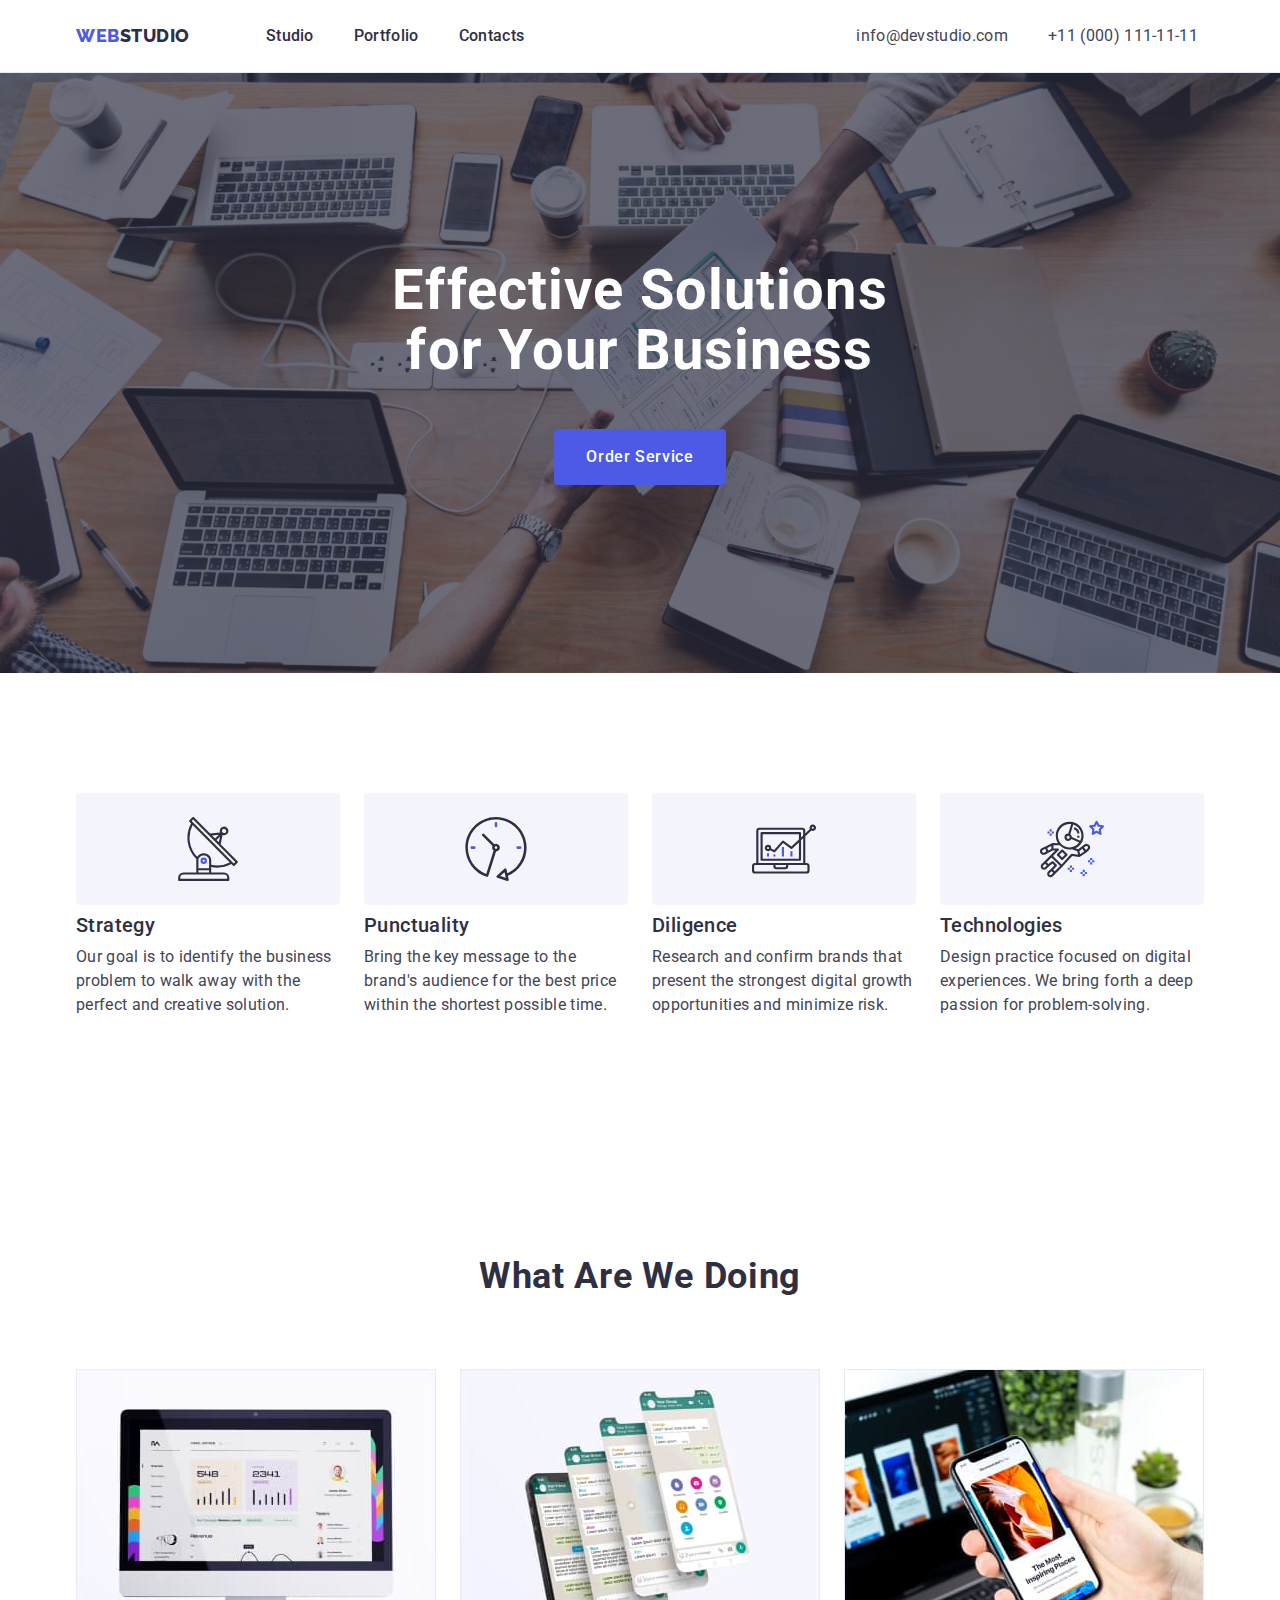
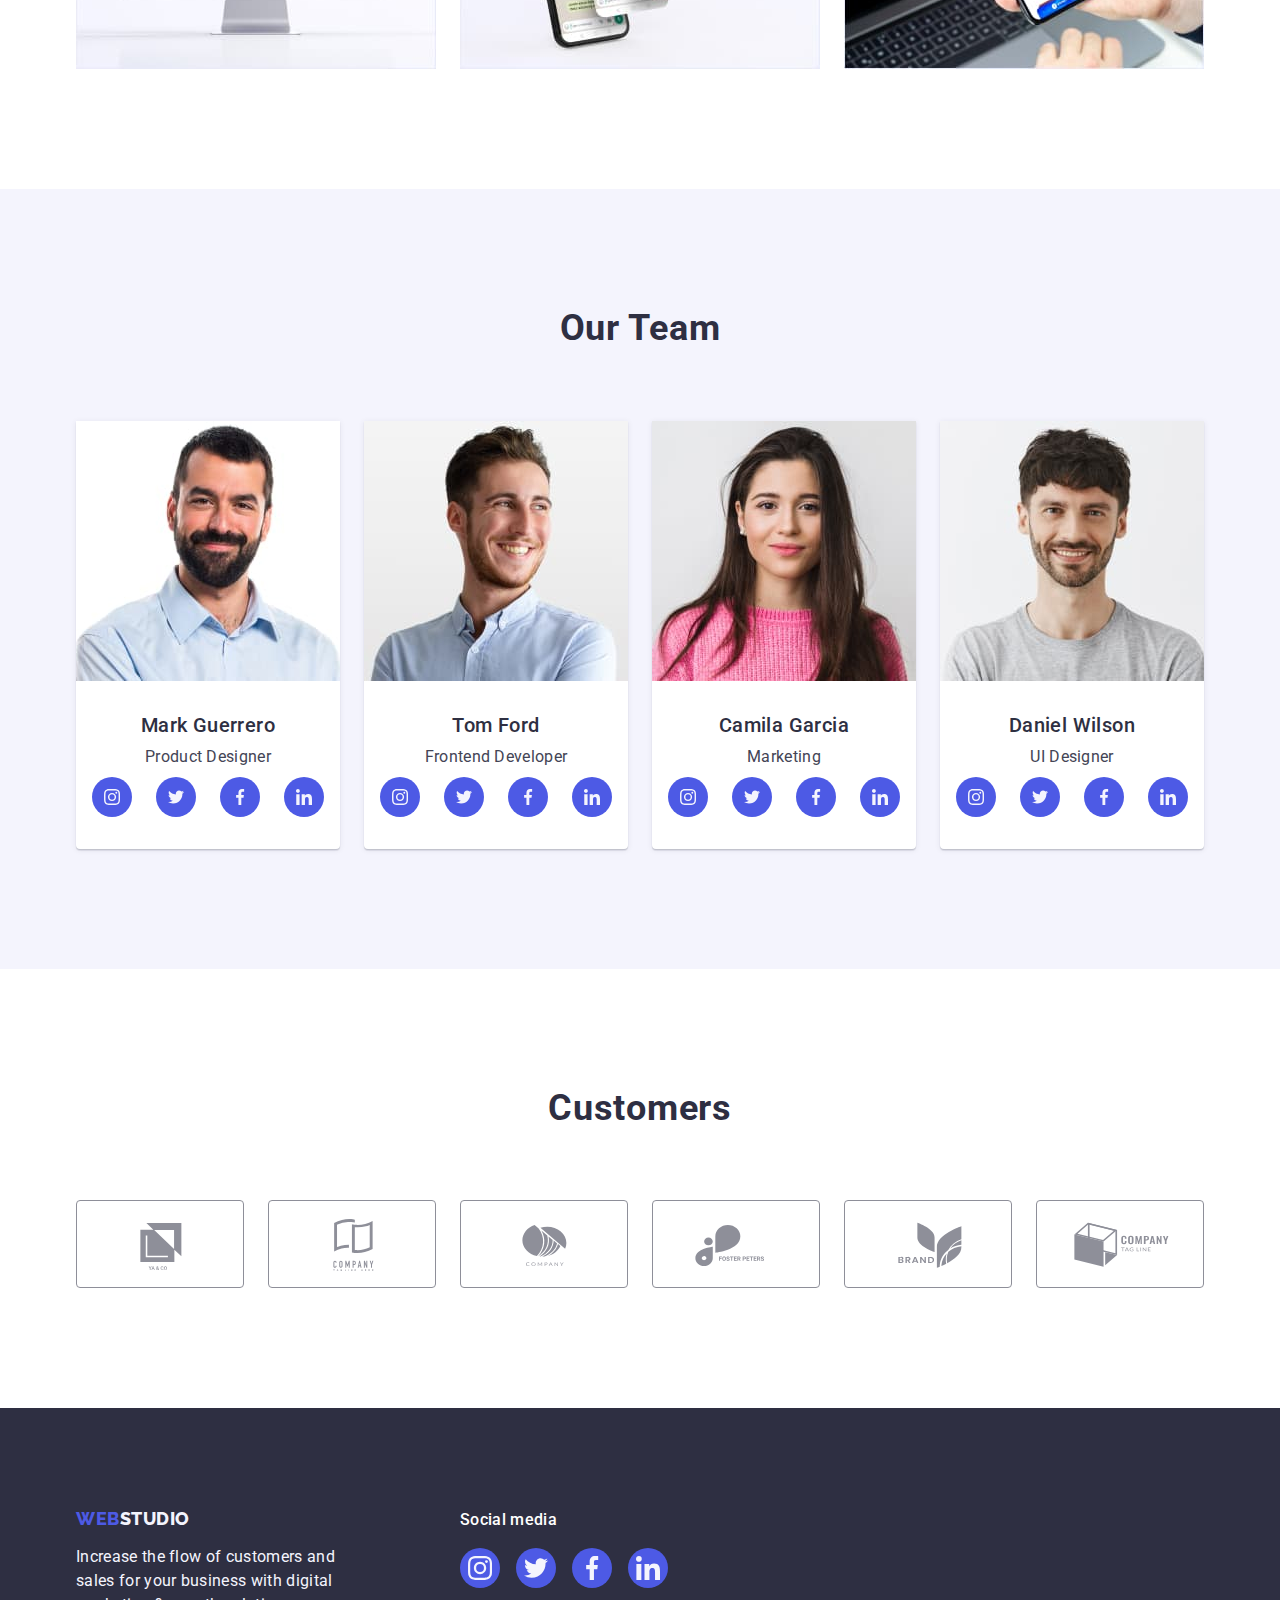
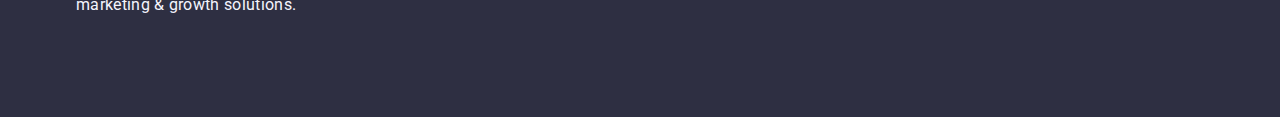
<file: index.html>
<!DOCTYPE html>
<html lang="en">
  <head>
    <meta charset="UTF-8" />
    <meta http-equiv="X-UA-Compatible" content="IE=edge" />
    <meta name="viewport" content="width=device-width, initial-scale=1.0" />
    <title>Effective Solutions</title>
    <!-- Fav icons -->
    <link
      rel="icon"
      type="image/png"
      sizes="32x32"
      href="./images/favicon/favicon.png"
    />
    <link
      rel="stylesheet"
      href="https://cdn.jsdelivr.net/npm/modern-normalize@1.1.0/modern-normalize.min.css"
    />

    <link rel="preconnect" href="https://fonts.googleapis.com" />
    <link rel="preconnect" href="https://fonts.gstatic.com" crossorigin />
    <link
      href="https://fonts.googleapis.com/css2?family=Raleway:wght@800&family=Roboto:wght@400;500;700&display=swap"
      rel="stylesheet"
    />
    <link rel="stylesheet" href="./css/styles.css" />
  </head>
  <body>
    <!-- Header section -->
    <header class="header">
      <div class="header-container container">
        <nav class="header-nav">
          <a class="header-logo link logo" href="./index.html"
            >Web<span class="header-logo-part">Studio</span></a
          >
          <ul class="header-nav-list list">
            <li class="header-nav-item">
              <a class="header-nav-link link" href="./index.html">Studio</a>
            </li>
            <li class="header-nav-item">
              <a class="header-nav-link link" href="./portfolio.html"
                >Portfolio</a
              >
            </li>
            <li class="header-nav-item">
              <a class="header-nav-link link" href="">Contacts</a>
            </li>
          </ul>
        </nav>
        <address class="header-contacts">
          <ul class="header-contacts-list list">
            <li class="header-conacts-item">
              <a
                class="header-conacts-link link"
                href="mailto:info@devstudio.com"
                >info@devstudio.com</a
              >
            </li>
            <li class="header-contacts-list">
              <a class="header-conacts-link link" href="tel:+110001111111"
                >+11 (000) 111-11-11</a
              >
            </li>
          </ul>
        </address>
      </div>
    </header>
    <!-- Main section -->
    <main>
      <!-- Hero section -->
      <section class="hero">
        <div class="container">
          <h1 class="hero-title">Effective Solutions for Your Business</h1>
          <button class="hero-button button" type="button">
            Order Service
          </button>
        </div>
      </section>
      <!-- Features section -->
      <section class="feature section section">
        <div class="container">
          <h2 class="visually-hidden">Features</h2>
          <ul class="feature-list list">
            <li class="feature-item">
              <div class="feature-container-icon">
                <svg class="feature-icon" width="64" height="64">
                  <use href="./images/icon.svg#antenna"></use>
                </svg>
              </div>
              <h3 class="feature-subtitle subtitle">Strategy</h3>
              <p class="feature-text">
                Our goal is to identify the business problem to walk away with
                the perfect and creative solution.
              </p>
            </li>
            <li class="feature-item">
              <div class="feature-container-icon">
                <svg class="feature-icon" width="64" height="64">
                  <use href="./images/icon.svg#clock"></use>
                </svg>
              </div>
              <h3 class="feature-subtitle subtitle">Punctuality</h3>
              <p class="feature-text">
                Bring the key message to the brand's audience for the best price
                within the shortest possible time.
              </p>
            </li>
            <li class="feature-item">
              <div class="feature-container-icon">
                <svg class="feature-icon" width="64" height="64">
                  <use href="./images/icon.svg#diagram"></use>
                </svg>
              </div>
              <h3 class="feature-subtitle subtitle">Diligence</h3>
              <p class="feature-text">
                Research and confirm brands that present the strongest digital
                growth opportunities and minimize risk.
              </p>
            </li>
            <li class="feature-item">
              <div class="feature-container-icon">
                <svg class="feature-icon" width="64" height="64">
                  <use href="./images/icon.svg#astronaut"></use>
                </svg>
              </div>
              <h3 class="feature-subtitle subtitle">Technologies</h3>
              <p class="feature-text">
                Design practice focused on digital experiences. We bring forth a
                deep passion for problem-solving.
              </p>
            </li>
          </ul>
        </div>
      </section>
      <!-- Action section -->
      <section class="action section section">
        <div class="container">
          <h2 class="action-title title">What are we doing</h2>
          <ul class="action-list list">
            <li class="action-item">
              <img
                src="./images/action/img-1.jpg"
                alt="James Oliver website content on the monitor"
                width="360"
                height="300"
              />
            </li>
            <li class="action-item">
              <img
                src="./images/action/img-2.jpg"
                alt="mobile phone is used for communication"
                width="360"
                height="300"
              />
            </li>
            <li class="action-item">
              <img
                src="./images/action/img-3.jpg"
                alt="View recommendations of the most inspiring places using your mobile phone"
                width="360"
                height="300"
              />
            </li>
          </ul>
        </div>
      </section>
      <!-- Our team section -->
      <section class="team section">
        <div class="container">
          <h2 class="team-title title">Our Team</h2>
          <ul class="team-list list">
            <li class="team-item">
              <img
                src="./images/our-team/img-mark.jpg"
                alt="A man with a short haircut and a beard"
                width="264"
                height="260"
              />
              <div class="team-person">
                <h3 class="team-subtitle subtitle">Mark Guerrero</h3>
                <p class="team-text">Product Designer</p>
                <ul class="team-list-networks list">
                  <li class="team-item-network">
                    <a
                      class="team-link-network"
                      href="https://instagram.com"
                      target="_blank"
                      rel="noopener noreferrer"
                      aria-label="instagram icon"
                    >
                      <svg class="team-icon-network" width="16" height="16">
                        <use href="./images/icon.svg#instagram"></use>
                      </svg>
                    </a>
                  </li>
                  <li class="team-item-network">
                    <a
                      class="team-link-network"
                      href="https://twitter.com"
                      target="_blank"
                      rel="noopener noreferrer"
                      aria-label="twitter icon"
                    >
                      <svg class="team-icon-network" width="16" height="16">
                        <use href="./images/icon.svg#twitter"></use>
                      </svg>
                    </a>
                  </li>
                  <li class="team-item-network">
                    <a
                      class="team-link-network"
                      href="https://facebook.com"
                      target="_blank"
                      rel="noopener noreferrer"
                      aria-label="facebook icon"
                    >
                      <svg class="team-icon-network" width="16" height="16">
                        <use href="./images/icon.svg#facebook"></use>
                      </svg>
                    </a>
                  </li>
                  <li class="team-item-network">
                    <a
                      class="team-link-network"
                      href="https://linkedin.com"
                      target="_blank"
                      rel="noopener noreferrer"
                      aria-label="linkedin icon"
                    >
                      <svg class="team-icon-network" width="16" height="16">
                        <use href="./images/icon.svg#linkedin"></use>
                      </svg>
                    </a>
                  </li>
                </ul>
              </div>
            </li>
            <li class="team-item">
              <img
                src="./images/our-team/img-tom.jpg"
                alt="Smiling guy"
                width="264"
                height="260"
              />
              <div class="team-person">
                <h3 class="team-subtitle subtitle">Tom Ford</h3>
                <p class="team-text">Frontend Developer</p>
                <ul class="team-list-networks list">
                  <li class="team-item-network">
                    <a
                      class="team-link-network"
                      href="https://instagram.com"
                      target="_blank"
                      rel="noopener noreferrer"
                      aria-label="instagram icon"
                    >
                      <svg class="team-icon-network" width="16px" height="16px">
                        <use href="./images/icon.svg#instagram"></use>
                      </svg>
                    </a>
                  </li>
                  <li class="team-item-network">
                    <a
                      class="team-link-network"
                      href="https://twitter.com"
                      target="_blank"
                      rel="noopener noreferrer"
                      aria-label="twitter icon"
                    >
                      <svg class="team-icon-network" width="16px" height="16px">
                        <use href="./images/icon.svg#twitter"></use>
                      </svg>
                    </a>
                  </li>
                  <li class="team-item-network">
                    <a
                      class="team-link-network"
                      href="https://facebook.com"
                      target="_blank"
                      rel="noopener noreferrer"
                      aria-label="facebook icon"
                    >
                      <svg class="team-icon-network" width="16px" height="16px">
                        <use href="./images/icon.svg#facebook"></use>
                      </svg>
                    </a>
                  </li>
                  <li class="team-item-network">
                    <a
                      class="team-link-network"
                      href="https://linkedin.com"
                      target="_blank"
                      rel="noopener noreferrer"
                      aria-label="linkedin icon"
                    >
                      <svg class="team-icon-network" width="16px" height="16px">
                        <use href="./images/icon.svg#linkedin"></use>
                      </svg>
                    </a>
                  </li>
                </ul>
              </div>
            </li>
            <li class="team-item">
              <img
                src="./images/our-team/img-camila.jpg"
                alt="A girl with long dark hair"
                width="264"
                height="260"
              />
              <div class="team-person">
                <h3 class="team-subtitle subtitle">Camila Garcia</h3>
                <p class="team-text">Marketing</p>
                <ul class="team-list-networks list">
                  <li class="team-item-network">
                    <a
                      class="team-link-network"
                      href="https://instagram.com"
                      target="_blank"
                      rel="noopener noreferrer"
                      aria-label="instagram icon"
                    >
                      <svg class="team-icon-network" width="16px" height="16px">
                        <use href="./images/icon.svg#instagram"></use>
                      </svg>
                    </a>
                  </li>
                  <li class="team-item-network">
                    <a
                      class="team-link-network"
                      href="https://twitter.com"
                      target="_blank"
                      rel="noopener noreferrer"
                      aria-label="twitter icon"
                    >
                      <svg class="team-icon-network" width="16px" height="16px">
                        <use href="./images/icon.svg#twitter"></use>
                      </svg>
                    </a>
                  </li>
                  <li class="team-item-network">
                    <a
                      class="team-link-network"
                      href="https://facebook.com"
                      target="_blank"
                      rel="noopener noreferrer"
                      aria-label="facebook icon"
                    >
                      <svg class="team-icon-network" width="16px" height="16px">
                        <use href="./images/icon.svg#facebook"></use>
                      </svg>
                    </a>
                  </li>
                  <li class="team-item-network">
                    <a
                      class="team-link-network"
                      href="https://linkedin.com"
                      target="_blank"
                      rel="noopener noreferrer"
                      aria-label="linkedin icon"
                    >
                      <svg class="team-icon-network" width="16px" height="16px">
                        <use href="./images/icon.svg#linkedin"></use>
                      </svg>
                    </a>
                  </li>
                </ul>
              </div>
            </li>
            <li class="team-item">
              <img
                src="./images/our-team/img-daniel.jpg"
                alt="A guy in a gray T-shirt"
                width="264"
                height="260"
              />
              <div class="team-person">
                <h3 class="team-subtitle subtitle">Daniel Wilson</h3>
                <p class="team-text">UI Designer</p>
                <ul class="team-list-networks list">
                  <li class="team-item-network">
                    <a
                      class="team-link-network"
                      href="https://instagram.com"
                      target="_blank"
                      rel="noopener noreferrer"
                      aria-label="instagram icon"
                    >
                      <svg class="team-icon-network" width="16px" height="16px">
                        <use href="./images/icon.svg#instagram"></use>
                      </svg>
                    </a>
                  </li>
                  <li class="team-item-network">
                    <a
                      class="team-link-network"
                      href="https://twitter.com"
                      target="_blank"
                      rel="noopener noreferrer"
                      aria-label="twitter icon"
                    >
                      <svg class="team-icon-network" width="16px" height="16px">
                        <use href="./images/icon.svg#twitter"></use>
                      </svg>
                    </a>
                  </li>
                  <li class="team-item-network">
                    <a
                      class="team-link-network"
                      href="https://facebook.com"
                      target="_blank"
                      rel="noopener noreferrer"
                      aria-label="facebook icon"
                    >
                      <svg class="team-icon-network" width="16px" height="16px">
                        <use href="./images/icon.svg#facebook"></use>
                      </svg>
                    </a>
                  </li>
                  <li class="team-item-network">
                    <a
                      class="team-link-network"
                      href="https://linkedin.com"
                      target="_blank"
                      rel="noopener noreferrer"
                      aria-label="linkedin icon"
                    >
                      <svg class="team-icon-network" width="16px" height="16px">
                        <use href="./images/icon.svg#linkedin"></use>
                      </svg>
                    </a>
                  </li>
                </ul>
              </div>
            </li>
          </ul>
        </div>
      </section>
      <section class="customers section">
        <div class="container">
          <h2 class="customers-title title">Customers</h2>
          <ul class="customers-list list">
            <li class="customers-item">
              <a class="customers-link" href="" aria-label="YaCo-logo">
                <svg class="customers-icon" width="104" height="56">
                  <use href="./images/icon.svg#ya-co"></use>
                </svg>
              </a>
            </li>
            <li class="customers-item">
              <a class="customers-link" href="" aria-label="Tagline here logo">
                <svg class="customers-icon" width="104" height="56">
                  <use href="./images/icon.svg#tagline-here"></use>
                </svg>
              </a>
            </li>
            <li class="customers-item">
              <a class="customers-link" href="" aria-label="company-logo">
                <svg class="customers-icon" width="104" height="56">
                  <use href="./images/icon.svg#company"></use>
                </svg>
              </a>
            </li>
            <li class="customers-item">
              <a
                class="customers-link"
                href=""
                aria-label="foster pesters logo"
              >
                <svg class="customers-icon" width="104" height="56">
                  <use href="./images/icon.svg#foster-pesters"></use>
                </svg>
              </a>
            </li>
            <li class="customers-item">
              <a class="customers-link" href="" aria-label="Brand-logo">
                <svg class="customers-icon" width="104" height="56">
                  <use href="./images/icon.svg#brand"></use>
                </svg>
              </a>
            </li>
            <li class="customers-item">
              <a class="customers-link" href="" aria-label="Tag line logo">
                <svg class="customers-icon" width="104" height="56">
                  <use href="./images/icon.svg#tag-line"></use>
                </svg>
              </a>
            </li>
          </ul>
        </div>
      </section>
    </main>
    <!-- Footer section -->
    <footer class="footer">
      <div class="footer-container container">
        <div class="footer-logo-text">
          <a class="footer-logo link logo" href="./index.html"
            >Web<span class="footer-logo-part">Studio</span></a
          >
          <p class="footer-text">
            Increase the flow of customers and sales for your business with
            digital marketing &#38; growth solutions.
          </p>
        </div>
        <div class="footer-social">
          <p class="footer-social-text">Social media</p>
          <ul class="footer-list-networks list">
            <li class="footer-item-network">
              <a
                class="footer-link-network"
                href="https://instagram.com"
                target="_blank"
                rel="noopener noreferrer"
                aria-label="instagram icon"
              >
                <svg class="footer-icon-network" width="24" height="24">
                  <use href="./images/icon.svg#instagram"></use>
                </svg>
              </a>
            </li>
            <li class="footer-item-network">
              <a
                class="footer-link-network"
                href="https://twitter.com"
                target="_blank"
                rel="noopener noreferrer"
                aria-label="twitter icon"
              >
                <svg class="footer-icon-network" width="24" height="24">
                  <use href="./images/icon.svg#twitter"></use>
                </svg>
              </a>
            </li>
            <li class="footer-item-network">
              <a
                class="footer-link-network"
                href="https://facebook.com"
                target="_blank"
                rel="noopener noreferrer"
                aria-label="facebook icon"
              >
                <svg class="footer-icon-network" width="24" height="24">
                  <use href="./images/icon.svg#facebook"></use>
                </svg>
              </a>
            </li>
            <li class="footer-item-network">
              <a
                class="footer-link-network"
                href="https://linkedin.com"
                target="_blank"
                rel="noopener noreferrer"
                aria-label="linkedin icon"
              >
                <svg class="footer-icon-network" width="24" height="24">
                  <use href="./images/icon.svg#linkedin"></use>
                </svg>
              </a>
            </li>
          </ul>
        </div>
      </div>
    </footer>
  </body>
</html>
</file>
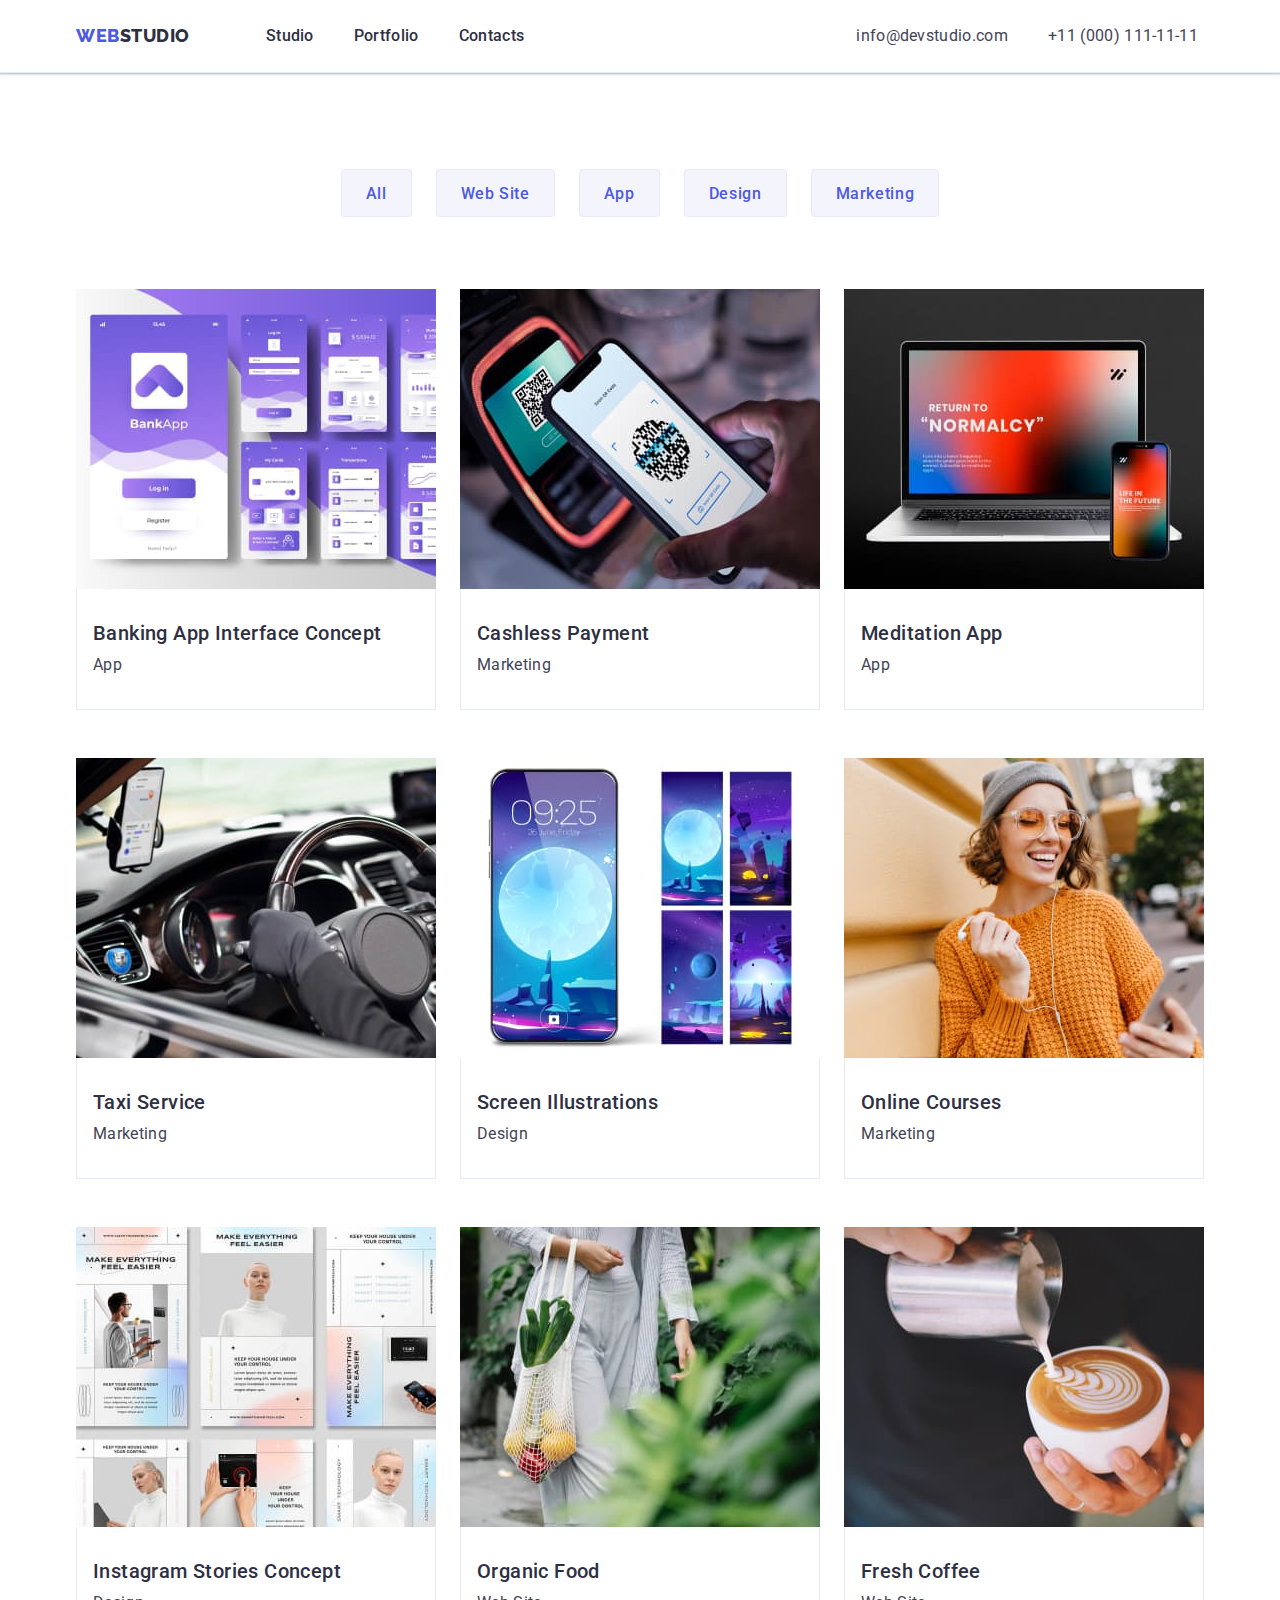
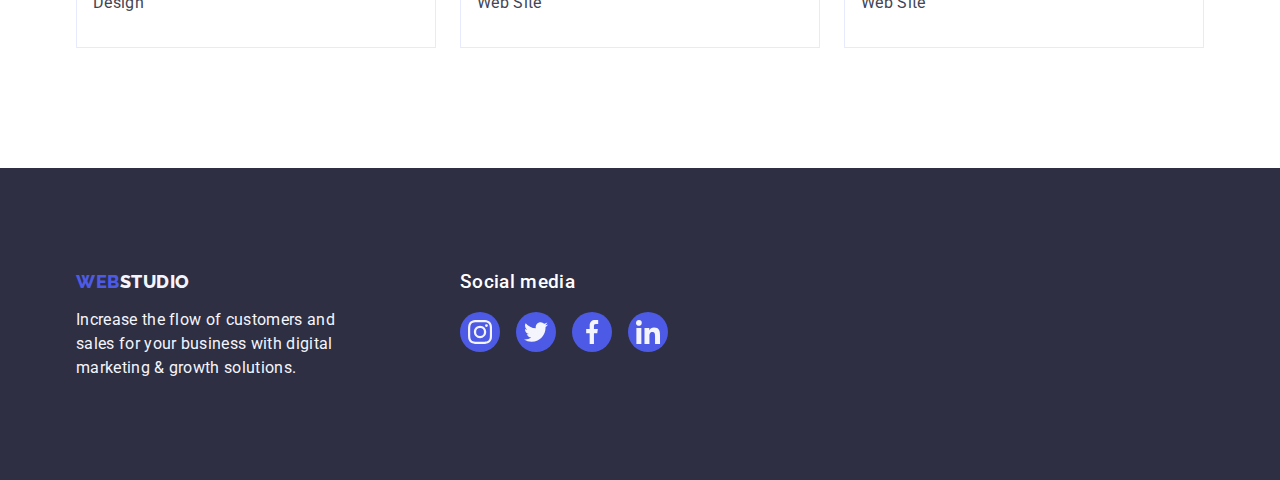
<file: portfolio.html>
<!DOCTYPE html>
<html lang="en">
  <head>
    <meta charset="UTF-8" />
    <meta http-equiv="X-UA-Compatible" content="IE=edge" />
    <meta name="viewport" content="width=device-width, initial-scale=1.0" />
    <title>Effective Solutions</title>
    <!-- Fav icons -->
    <link
      rel="icon"
      type="image/png"
      sizes="32x32"
      href="./images/favicon/favicon.png"
    />
    <link
      rel="stylesheet"
      href="https://cdn.jsdelivr.net/npm/modern-normalize@1.1.0/modern-normalize.min.css"
    />
    <link rel="preconnect" href="https://fonts.googleapis.com" />
    <link rel="preconnect" href="https://fonts.gstatic.com" crossorigin />
    <link
      href="https://fonts.googleapis.com/css2?family=Raleway:wght@800&family=Roboto:wght@400;500;700&display=swap"
      rel="stylesheet"
    />
    <link rel="stylesheet" href="./css/styles.css" />
  </head>
  <body>
    <!-- Header section -->
    <header class="header">
      <div class="header-container container">
        <nav class="header-nav">
          <a class="header-logo link logo" href="./index.html"
            >Web<span class="header-logo-part">Studio</span></a
          >
          <ul class="header-nav-list list">
            <li class="header-nav-item">
              <a class="header-nav-link link" href="./index.html">Studio</a>
            </li>
            <li class="header-nav-item">
              <a class="header-nav-link link" href="./portfolio.html"
                >Portfolio</a
              >
            </li>
            <li class="header-nav-item">
              <a class="header-nav-link link" href="">Contacts</a>
            </li>
          </ul>
        </nav>
        <address class="header-contacts">
          <ul class="header-contacts-list list">
            <li class="header-conacts-item">
              <a
                class="header-conacts-link link"
                href="mailto:info@devstudio.com"
                >info@devstudio.com</a
              >
            </li>
            <li class="header-contacts-list">
              <a class="header-conacts-link link" href="tel:+110001111111"
                >+11 (000) 111-11-11</a
              >
            </li>
          </ul>
        </address>
      </div>
    </header>
    <main>
      <!-- Potfolio -->
      <section class="portfolio section">
        <div class="container">
          <h1 class="visually-hidden">Portfolio</h1>
          <ul class="portfolio-buttons-list list">
            <li class="portfolio-buttons-item">
              <button class="portfolio-button button" type="button">All</button>
            </li>
            <li class="portfolio-buttons-item">
              <button class="portfolio-button button" type="button">
                Web Site
              </button>
            </li>
            <li class="portfolio-buttons-item">
              <button class="portfolio-button button" type="button">App</button>
            </li>
            <li class="portfolio-buttons-item">
              <button class="portfolio-button button" type="button">
                Design
              </button>
            </li>
            <li class="portfolio-buttons-item">
              <button class="portfolio-button button" type="button">
                Marketing
              </button>
            </li>
          </ul>
          <ul class="portfolio-list list">
            <li class="portfolio-item">
              <a class="portfolio-link link" href="">
                <img
                  src="./images/portfolio/img-1.jpg"
                  alt="Banking App Interface Concept"
                  width="360"
                  height="300"
                />
                <div class="portfolio-subtitle-text">
                  <h2 class="portfolio-subtitle subtitle">
                    Banking App Interface Concept
                  </h2>
                  <p class="portfolio-text">App</p>
                </div>
              </a>
            </li>
            <li class="portfolio-item">
              <a class="portfolio-link link" href="">
                <img
                  src="./images/portfolio/img-2.jpg"
                  alt="Cashless payment using a mobile phone"
                  width="360"
                  height="300"
                />
                <div class="portfolio-subtitle-text">
                  <h2 class="portfolio-subtitle subtitle">Cashless Payment</h2>
                  <p class="portfolio-text">Marketing</p>
                </div>
              </a>
            </li>
            <li class="portfolio-item">
              <a class="portfolio-link link" href="">
                <img
                  src="./images/portfolio/img-3.jpg"
                  alt="An application for meditation on a laptop"
                  width="360"
                  height="300"
                />
                <div class="portfolio-subtitle-text">
                  <h2 class="portfolio-subtitle subtitle">Meditation App</h2>
                  <p class="portfolio-text">App</p>
                </div>
              </a>
            </li>
            <li class="portfolio-item">
              <a class="portfolio-link link" href="">
                <img
                  src="./images/portfolio/img-4.jpg"
                  alt="Taxi Service"
                  width="360"
                  height="300"
                />
                <div class="portfolio-subtitle-text">
                  <h2 class="portfolio-subtitle subtitle">Taxi Service</h2>
                  <p class="portfolio-text">Marketing</p>
                </div>
              </a>
            </li>
            <li class="portfolio-item">
              <a class="portfolio-link link" href="">
                <img
                  src="./images/portfolio/img-5.jpg"
                  alt="Screen illustrations on a mobile phone"
                  width="360"
                  height="300"
                />
                <div class="portfolio-subtitle-text">
                  <h2 class="portfolio-subtitle subtitle">
                    Screen Illustrations
                  </h2>
                  <p class="portfolio-text">Design</p>
                </div>
              </a>
            </li>
            <li class="portfolio-item">
              <a class="portfolio-link link" href="">
                <img
                  src="./images/portfolio/img-6.jpg"
                  alt="A young girl listens to online courses"
                  width="360"
                  height="300"
                />
                <div class="portfolio-subtitle-text">
                  <h2 class="portfolio-subtitle subtitle">Online Courses</h2>
                  <p class="portfolio-text">Marketing</p>
                </div>
              </a>
            </li>
            <li class="portfolio-item">
              <a class="portfolio-link link" href="">
                <img
                  src="./images/portfolio/img-7.jpg"
                  alt="Instagram Stories Concept"
                  width="360"
                  height="300"
                />
                <div class="portfolio-subtitle-text">
                  <h2 class="portfolio-subtitle subtitle">
                    Instagram Stories Concept
                  </h2>
                  <p class="portfolio-text">Design</p>
                </div>
              </a>
            </li>
            <li class="portfolio-item">
              <a class="portfolio-link link" href="">
                <img
                  src="./images/portfolio/img-8.jpg"
                  alt="A woman carries organic food in a bag"
                  width="360"
                  height="300"
                />
                <div class="portfolio-subtitle-text">
                  <h2 class="portfolio-subtitle subtitle">Organic Food</h2>
                  <p class="portfolio-text">Web Site</p>
                </div>
              </a>
            </li>
            <li class="portfolio-item">
              <a class="portfolio-link link" href="">
                <img
                  src="./images/portfolio/img-9.jpg"
                  alt="The process of adding milk to coffee"
                  width="360"
                  height="300"
                />
                <div class="portfolio-subtitle-text">
                  <h2 class="portfolio-subtitle subtitle">Fresh Coffee</h2>
                  <p class="portfolio-text">Web Site</p>
                </div>
              </a>
            </li>
          </ul>
        </div>
      </section>
    </main>
    <!-- Foter section -->
    <footer class="footer">
      <div class="footer-container container">
        <div class="footer-logo-text">
          <a class="footer-logo link logo" href="./index.html"
            >Web<span class="footer-logo-part">Studio</span></a
          >
          <p class="footer-text">
            Increase the flow of customers and sales for your business with
            digital marketing &#38; growth solutions.
          </p>
        </div>
        <div class="footer-social">
          <h3 class="footer-social-text">Social media</h3>
          <ul class="footer-list-networks list">
            <li class="footer-item-network">
              <a
                class="footer-link-network"
                href="https://instagram.com"
                target="_blank"
                rel="noopener noreferrer"
                aria-label="instagram icon"
              >
                <svg class="footer-icon-network" width="24" height="24">
                  <use href="./images/icon.svg#instagram"></use>
                </svg>
              </a>
            </li>
            <li class="footer-item-network">
              <a
                class="footer-link-network"
                href="https://twitter.com"
                target="_blank"
                rel="noopener noreferrer"
                aria-label="twitter icon"
              >
                <svg class="footer-icon-network" width="24" height="24">
                  <use href="./images/icon.svg#twitter"></use>
                </svg>
              </a>
            </li>
            <li class="footer-item-network">
              <a
                class="footer-link-network"
                href="https://facebook.com"
                target="_blank"
                rel="noopener noreferrer"
                aria-label="facebook icon"
              >
                <svg class="footer-icon-network" width="24" height="24">
                  <use href="./images/icon.svg#facebook"></use>
                </svg>
              </a>
            </li>
            <li class="footer-item-network">
              <a
                class="footer-link-network"
                href="https://linkedin.com"
                target="_blank"
                rel="noopener noreferrer"
                aria-label="linkedin icon"
              >
                <svg class="footer-icon-network" width="24" height="24">
                  <use href="./images/icon.svg#linkedin"></use>
                </svg>
              </a>
            </li>
          </ul>
        </div>
      </div>
    </footer>
  </body>
</html>
</file>
<file: css/styles.css>
:root {
    /* Fonts */
    --primary-font: "Roboto", sans-serif;
    --second-font: "Raleway", sans-serif;

    --color-iris: #4d5ae5;
	--color-ocean: #404bbf;
	--color-navy-blue: #2e2f42;
	--color-green: #31d0aa;
	--color-slate: #434455;
	--color-light-slate: #8e8f99;
	--color-cornflower: #e7e9fc;
	--color-cloud: #f4f4fd;
	--color-navy-blue-modal: #2e2f42;
	--color-grey: #2e2f42;
	--color-white: #ffffff;
	--color-dairy: #fcfcfc;
}

/* Body */
body {
    font-family: var(--primary-font);
    font-size: 16px;
    line-height: 1.5;
    letter-spacing: 0.02em;
    color: var(--color-slate);
    background-color:var(--color-white);
    
}
/* reset */
/* reset start */
h1, h2, h3, h4, h5, h6, p {
    margin: 0;
}
img {
    display: block;
}
.list{
    list-style: none;
    padding: 0;
    margin: 0;
}
.link {
    text-decoration: none;
}
.title{
        margin-bottom: 72px;
        font-weight: 700;
        font-size: 36px;
        line-height: 1.11;
        text-align: center;
        letter-spacing: 0.02em;
        text-transform: capitalize;
        color: var(--color-navy-blue);
}
.subtitle{
    margin-bottom: 32px;
    margin-bottom: 8px;
        font-weight: 500;
        font-size: 20px;
        line-height: 1.2;
        letter-spacing: 0.02em;
        color: var(--color-navy-blue);
        
}
.logo{
        font-family: var(--second-font);
        font-weight: 800;
        font-size: 18px;
        line-height: 1.17;
        letter-spacing: 0.03em;
        text-transform: uppercase;
        color: var(--color-iris);
}
.button{
        font-family: var(--primary-fon);
        font-weight: 500;
        font-size: 16px;
        line-height: 1.5;
        letter-spacing: 0.04em;
        cursor: pointer;
        border-radius: 4px;
}
/* reset end */
.section{
    padding-top: 120px;
    padding-bottom: 120px;

}
.container{
    width: 1158px;
    margin-left: auto;
    margin-right: auto;
    padding-left: 15px;
    padding-right: 15px;
    
}
.visually-hidden{
    position: absolute;
     width: 1px;
    height: 1px;
    margin: -1px;
    border: 0;
    padding: 0;
    
    white-space: nowrap;
    clip-path: inset(100%);
    clip: rect(0 0 0 0);
    overflow: hidden;
}


/* Header */
.header{
    border-bottom: 1px solid var(--color-cornflower);
    box-shadow: 0px 2px 1px rgba(46, 47, 66, 0.08), 0px 1px 1px rgba(46, 47, 66, 0.16), 0px 1px 6px rgba(46, 47, 66, 0.08);
}
.header-container{
    display: flex;
    align-items: center;
    
}
.header-nav{
    display: flex;
    align-items: center;
}
.header-nav-list{
    display: flex;
    gap: 40px;
    margin-right: auto;
}
.header-contacts-list{
    display: flex;
    gap: 40px; 
}
.header-logo{
    display: block;
    margin-right: 76px;
    padding-top: 24px;
    padding-bottom: 24px;
}
 .header-logo-part {
    color: var(--color-navy-blue);
}
.header-logo:hover,
.header-logo:focus{
    color: var(--color-ocean);
}
.header-logo-part:hover,
.header-logo-part:focus{
     color: var(--color-ocean);
}
.header-nav-link{
    display: block;
    padding-top: 24px;
    padding-bottom: 24px;
    font-family: var(--primary-font);
    font-weight: 500;
    font-size: 16px;
    line-height: 1.5;
    letter-spacing: 0.02em;
    color: var(--color-navy-blue);
 
}
.header-nav-link:hover,
.header-nav-link:focus{
    color: var(--color-ocean);
}
.header-contacts{
    margin-left: 332px;
    font-style: normal;
}
.header-conacts-link{
    display: block;
    padding-top: 24px;
    padding-bottom: 24px;
    font-family: var(--primary-font);
        font-size: 16px;
        line-height: 1.5;
        letter-spacing: 0.02em;
        color: var(--color-slate);
}
.header-conacts-link:hover,
.header-conacts-link:focus{
 color: var(--color-ocean);
}

/* Hero section */
.hero{
    max-width: 1440px;
    margin-left: auto;
    margin-right: auto;
    background-image:linear-gradient(to bottom, rgba(46, 47, 66, 0.7), rgba(46, 47, 66, 0.7)), url(../images/hero-image.jpg); 
    padding-top: 188px;
    padding-bottom: 188px;
    background-color: var(--color-navy-blue);
    background-position: center;
    background-repeat: no-repeat;
    background-size: cover;
}
.hero-title{
    margin-bottom: 48px;
    margin-right: auto;
    margin-left: auto;
    max-width: 496px;
    font-weight: 700;
    font-size: 56px;
    line-height: 1.07;
    letter-spacing: 0.02em;
    text-align: center;
    color: var(--color-white);
}
.hero-button{
    display: block;
    min-width: 169px;
    height: 56px;
    border: none;
    padding-top: 16px;
    padding-bottom: 16px;
    padding-left: 32px;
    padding-right: 32px;
    margin-right: auto;
    margin-left: auto;
    color:var(--color-white);
    background-color: var(--color-iris);
}
.hero-button:hover,
.hero-button:focus {
background-color: var(--color-ocean);
}

/* Features section */
.feature{
    
}
.feature-list{
    display: flex;
    gap: 24px;
}
.feature-item {
    flex-basis: 264px;
}
.feature-container-icon{
    display: flex;
    justify-content: center;
    align-items: center;
    width: 264px;
    height: 112px;
    padding-top: 31.5px;
    padding-right: 100px;
    padding-bottom: 31.5px;
    padding-left: 100px;
    background: #F4F4FD;
    border-radius: 4px;
    margin-bottom: 8px;
}


/* Action section */
.action-list{
    display: flex;
    gap: 24px;
}

/* our team section*/
.team{
    background-color: var(--color-cloud);
}
.team-list{
    display: flex;
    gap: 24px;
}
.team-item {
    background-color: var(--color-white);
    box-shadow: 0px 1px 6px rgba(46, 47, 66, 0.08), 0px 1px 1px rgba(46, 47, 66, 0.16), 0px 2px 1px rgba(46, 47, 66, 0.08);
    border-radius: 0px 0px 4px 4px;
}

.team-person{
    padding: 32px 0px;
    border-radius: 0px 0px 4px 4px;
}

.team-subtitle{
    text-align: center;

}
.team-text{
    text-align: center;
    margin-bottom: 8px;
}
.team-list-networks {
    display: flex;
    justify-content: center;
    gap: 24px;
}



.team-link-network {
    display: flex;
    justify-content: center;
    align-items: center;
    width: 40px;
    height: 40px;
    border-radius: 50%;
    background-color: var(--color-iris);
}
.team-link-network:hover,
.team-link-network:focus{
    background-color:var(--color-ocean)
}

.team-icon-network {
    fill: var(--color-cloud);  
}

/* Customers */

.customers-title {
    line-height: 1.1;
}


.customers-list {
    display: flex;
    justify-content: center;
    gap: 24px;
}


.customers-item {}

.customers-link {
    display: flex;
    width: 168px;
    height: 88px;
    justify-content: center;
    align-items: center;
    border: 1px solid var(--color-light-slate);
    border-radius: 4px;
    background-color: #ffffff;
    color: var(--color-light-slate);
    
    
}
.customers-icon {
    fill: currentColor;
}
.customers-link:hover,
.customers-link:focus{
    border: 1px solid var(--color-ocean);
    color: var(--color-ocean);
}



/* Footer section */
.footer{
    padding-top: 100px;
    padding-bottom: 100px;
    background-color: var(--color-navy-blue);
}
.footer-container{
    display: flex;
    gap: 120px;
    align-items: baseline;

}
.footer-logo{
    display: inline-block;
    margin-bottom: 16px;
}
.footer-logo-part{
    color: var(--color-cloud);
}
.footer-logo:hover,
.footer-logo:focus{
    color: var(--color-ocean);
}
.footer-logo-part:hover,
.footer-logo-part:focus{
    color: var(--color-ocean);
}
.footer-text{
    max-width: 264px;
    color: var(--color-cloud);
}

.footer-social {
    width: 208px;
    height: 80px;
}
.footer-social-text {
        font-weight: 500;
       color: var(--color-white);
       margin-bottom: 16px;
}
.footer-list-networks {
    display: flex;
    gap: 16px;
}


.footer-item-network {}

.footer-link-network {
    display: flex;
    justify-content: center;
    align-items: center;
    width: 40px;
    height: 40px;
    border-radius: 50%;
    background-color: var(--color-iris);
}

.footer-icon-network {
    fill: var(--color-cloud);
}
.footer-link-network:hover,
.footer-link-network:focus{
    background-color: var(--color-green);
}



/* Portfolio */
.portfolio{
    padding-top: 96px;
}
.portfolio-buttons-list{
    display: flex;
    gap: 24px;
    margin-bottom: 72px;
    justify-content: center;
}

.portfolio-button{
    max-height: 48px;
    padding-top: 12px;
    padding-bottom: 12px;
    padding-left: 24px;
    padding-right: 24px;
    color: var(--color-iris);
    background-color: var(--color-cloud);
    text-align: center;
    border: 1px solid var(--color-cornflower);
}
.portfolio-button:hover,
.portfolio-button:focus{
    color: var(--color-white);
    background-color: var(--color-ocean);
    border: 1px solid transparent;
    box-shadow: 0px 3px 1px rgba(0, 0, 0, 0.1), 0px 2px 1px rgba(0, 0, 0, 0.08), 0px 2px 2px rgba(0, 0, 0, 0.12);
}

.portfolio-subtitle:hover,
.portfolio-subtitle:focus {
    color: var(--color-ocean);
}
.portfolio-text{
font-size: 16px;
line-height: 24px;
letter-spacing: 0.02em;
color: var(--color-slate);
}
.portfolio-text:hover,
.portfolio-text:focus{
    color: var(--color-ocean);
}
.portfolio-list{
    display: flex;
    flex-wrap: wrap;
    column-gap: 24px;
    row-gap: 48px;

}
.portfolio-item{
    flex-basis: 360px;
}
.portfolio-link{
    display: block;
}
.portfolio-link:hover,
 .portfolio-link:focus{
    box-shadow: 0px 1px 6px rgba(46, 47, 66, 0.08), 0px 1px 1px rgba(46, 47, 66, 0.16), 0px 2px 1px rgba(46, 47, 66, 0.08);
}

.portfolio-subtitle-text {
    border-bottom: 1px solid var(--color-cornflower);
    border-left: 1px solid var(--color-cornflower);
    border-right: 1px solid var(--color-cornflower);
    padding-left: 16px;
    padding-top: 32px;
    padding-right: 16px;
    padding-bottom: 32px;
}
</file>
